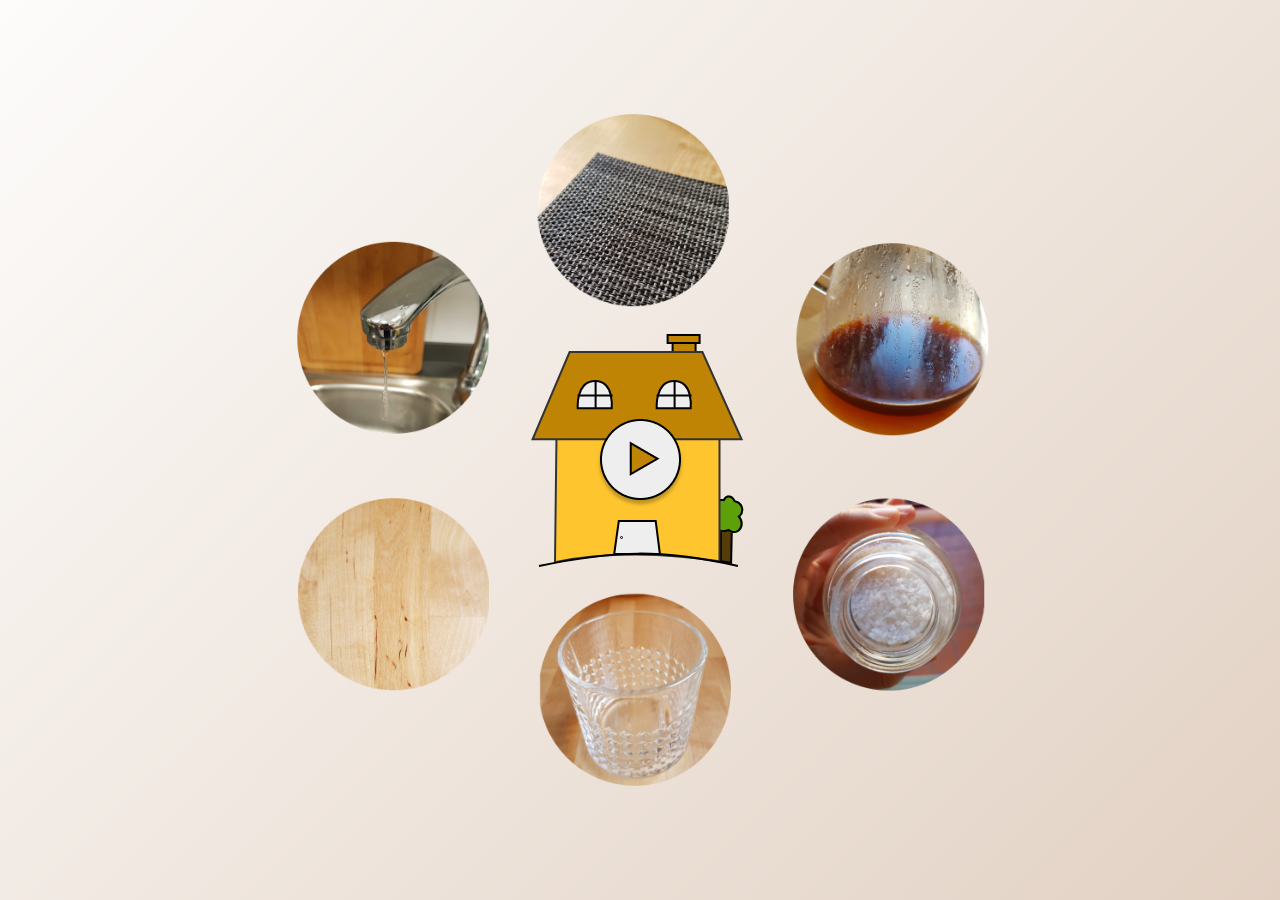
<file: index.html>
<!DOCTYPE html>
<html>
<head>
    <meta charset="utf-8" />
    <meta http-equiv="X-UA-Compatible" content="IE=edge">
    <title>My Home</title>
    <meta name="viewport" content="width=device-width, initial-scale=1">
    <link rel="stylesheet" type="text/css" media="screen" href="1click.css" />

</head>
<body>
    <div class="container"> 
       
        <div class='circle-container'>
            <a href='#' 
                onmouseover="document.getElementById('coffee').play()"; 
                class='coffee'><img src="img/coffee.png" alt="coffee">
            </a>
            <a href='#' 
                onmouseover="document.getElementById('salt').play()"; 
                class='salt'><img src="img/salt.png" alt="salt">
            </a>
            <a href='#' 
                onmouseover="document.getElementById('glass').play()"; 
                class='glass'><img src="img/glass.png" alt="glass">
            </a>
            <a href='#' 
                onmouseover="document.getElementById('table').play()"; 
                class='table'><img src="img/table.png" alt="table">
            </a>
            <a href='#' 
                onmouseover="document.getElementById('water').play()";            
                class='water'><img src="img/water.png" alt="water">
            </a>
            <a href='#' 
                onmouseover="document.getElementById('dining').play()"; 
                class='dining'><img src="img/dining.png" alt="dining">
            </a>
        </div>

        <div class="house"> 
            <svg width="219" height="233" fill="none" xmlns="http://www.w3.org/2000/svg"><path d="M189.8 196.4h11l-.7 32.4-10.3-1.6v-30.8z" fill="#563C06" stroke="#000" stroke-width="2"/><mask id="a" fill="#fff"><path fill-rule="evenodd" clip-rule="evenodd" d="M204.3 166.4a9.5 9.5 0 0 1 4.9 16.3 11 11 0 0 1 1.8 3.4c1.8 5.3-.6 10.8-5.3 12.4-2.8 1-5.8.3-8.2-1.6l-1.1.5c-6 2-12.4-.8-14.3-6.3-1.2-3.7-.1-7.6 2.6-10.5a10 10 0 0 1-2-3.4 9.3 9.3 0 0 1 5.5-11.9c1.4-.4 2.8-.5 4.1-.3a6 6 0 0 1 3.6-3.3c3.3-1.1 7 1 8.4 4.7z"/></mask><path fill-rule="evenodd" clip-rule="evenodd" d="M204.3 166.4a9.5 9.5 0 0 1 4.9 16.3 11 11 0 0 1 1.8 3.4c1.8 5.3-.6 10.8-5.3 12.4-2.8 1-5.8.3-8.2-1.6l-1.1.5c-6 2-12.4-.8-14.3-6.3-1.2-3.7-.1-7.6 2.6-10.5a10 10 0 0 1-2-3.4 9.3 9.3 0 0 1 5.5-11.9c1.4-.4 2.8-.5 4.1-.3a6 6 0 0 1 3.6-3.3c3.3-1.1 7 1 8.4 4.7z" fill="#5EA00A"/><path d="M204.3 166.4l-1.8.7.4 1 1.1.2.3-2zm4.9 16.3l-1.4-1.4-1.4 1.2 1.2 1.5 1.6-1.3zM197.5 197l1.2-1.5-.9-.8-1.1.5.8 1.8zm-12.8-16.3l1.4 1.4 1.3-1.3-1.2-1.4-1.5 1.3zm7.6-15.6l-.3 2 1.5.2.7-1.4-1.9-.8zm11.7 3.3c2.6.5 5 2.3 5.9 5l3.8-1.3c-1.4-4.1-5-7-9-7.6l-.7 4zm5.9 5c1 3 0 6-2 8l2.6 3c3.3-3 4.7-7.8 3.2-12.3l-3.8 1.3zm-2.3 10.7a9 9 0 0 1 1.5 2.8l3.8-1.3a13 13 0 0 0-2.2-4l-3 2.5zm1.5 2.8c1.5 4.3-.6 8.6-4 9.8l1.2 3.8c6-2 8.7-8.8 6.6-15l-3.8 1.4zm-4 9.8c-2.2.7-4.5.2-6.4-1.2l-2.4 3.1c2.8 2.2 6.5 3 10 1.9l-1.3-3.8zm-8.4-1.5l-1 .4 1.3 3.8 1.3-.5-1.6-3.7zm-1 .4c-5.1 1.7-10.3-.7-11.7-5l-3.8 1.3c2.3 6.7 9.9 9.8 16.8 7.5l-1.3-3.8zm-11.7-5c-1-3-.1-6.1 2.1-8.5l-2.9-2.7c-3.1 3.3-4.5 8-3 12.5l3.8-1.3zm2.2-11.2a7.9 7.9 0 0 1-1.6-2.7l-3.8 1.3c.5 1.5 1.3 3 2.4 4l3-2.6zm-1.6-2.7c-1.4-4 .6-8.2 4.2-9.4l-1.3-3.8c-5.8 2-8.7 8.5-6.7 14.5l3.8-1.3zm4.2-9.4c1-.3 2.2-.4 3.2-.2l.7-4c-1.7-.2-3.5-.1-5.2.4l1.3 3.8zm5.4-1.4a4 4 0 0 1 2.3-2.2l-1.2-3.8a8 8 0 0 0-4.8 4.4l3.7 1.6zm2.3-2.2c2.1-.7 4.8.5 6 3.5l3.7-1.5c-1.7-4.4-6.4-7.4-11-5.8l1.3 3.8z" fill="#000" mask="url(#a)"/><path fill="#C08404" stroke="#000" stroke-width="2" d="M141.6 9h23v9h-23zM136.6 1h32v8h-32z"/><path d="M24 228.2l1.5-126.7h163v125.8a593 593 0 0 0-83.5-6.8c-24.2 0-50.4 1-81 7.7z" fill="#FFC52F" stroke="#333" stroke-width="2"/><path d="M171.4 18l39.2 87.3H1.6L38.6 18h132.7z" fill="#C08404" stroke="#333" stroke-width="2"/><path d="M64.2 47c4.9 0 8.3 1.7 10.7 4.3 2.5 2.5 4 6 4.8 9.6a43.7 43.7 0 0 1 1 13.4h-34a35.5 35.5 0 0 1 0-3.6c0-2.7.4-6.3 1.4-9.8 1-3.6 2.6-7 5.1-9.6 2.5-2.6 6-4.3 11-4.3z" fill="#EFEEEE" stroke="#000" stroke-width="2"/><path stroke="#000" stroke-width="2" d="M64.6 47v28M46.6 61.5h35"/><path d="M143.2 47c4.9 0 8.3 1.7 10.7 4.3 2.5 2.5 4 6 4.8 9.6a43.7 43.7 0 0 1 1 13.4h-34a73.3 73.3 0 0 1 0-3.6c0-2.7.4-6.3 1.4-9.8 1-3.6 2.6-7 5.1-9.6 2.5-2.6 6-4.3 11-4.3z" fill="#EFEEEE" stroke="#000" stroke-width="2"/><path stroke="#000" stroke-width="2" d="M143.6 47v28M125.6 61.5h35"/><path d="M83.2 220l4.6-33h36.9l4.2 33H83.2z" fill="#EFEEEE" stroke="#000" stroke-width="2"/><circle cx="90.5" cy="203.5" r="1" stroke="#000"/><path d="M8 232c77.8-16 121.4-17 199 0" stroke="#000" stroke-width="2"/>
            </svg>
    
            <button
                id="play" onclick="togglePlay('play')" 
                class="play_button" id="play_button"> 
            </button>

            <button id="pause" class="pause_button" onclick="togglePlay('pause')" style="display:none">
            </button>
        </div>
       
        <audio id='coffee' src="audio/new/coffee.mp3"> </audio>
        <audio id='salt' src="audio/new/salt.mp3"> </audio>
        <audio id='glass' src="audio/new/glass.mp3"> </audio>
        <audio id='table' src="audio/new/table.mp3"> </audio>
        <audio id='water' src="audio/new/water.mp3"> </audio>
        <audio id='dining' src="audio/new/dining.mp3"> </audio>
        <audio id='sofa' src="audio/new/sofa.mp3"> </audio>
        
    </div>
    <script src="1click.js"></script>
</body>
</html>
</file>
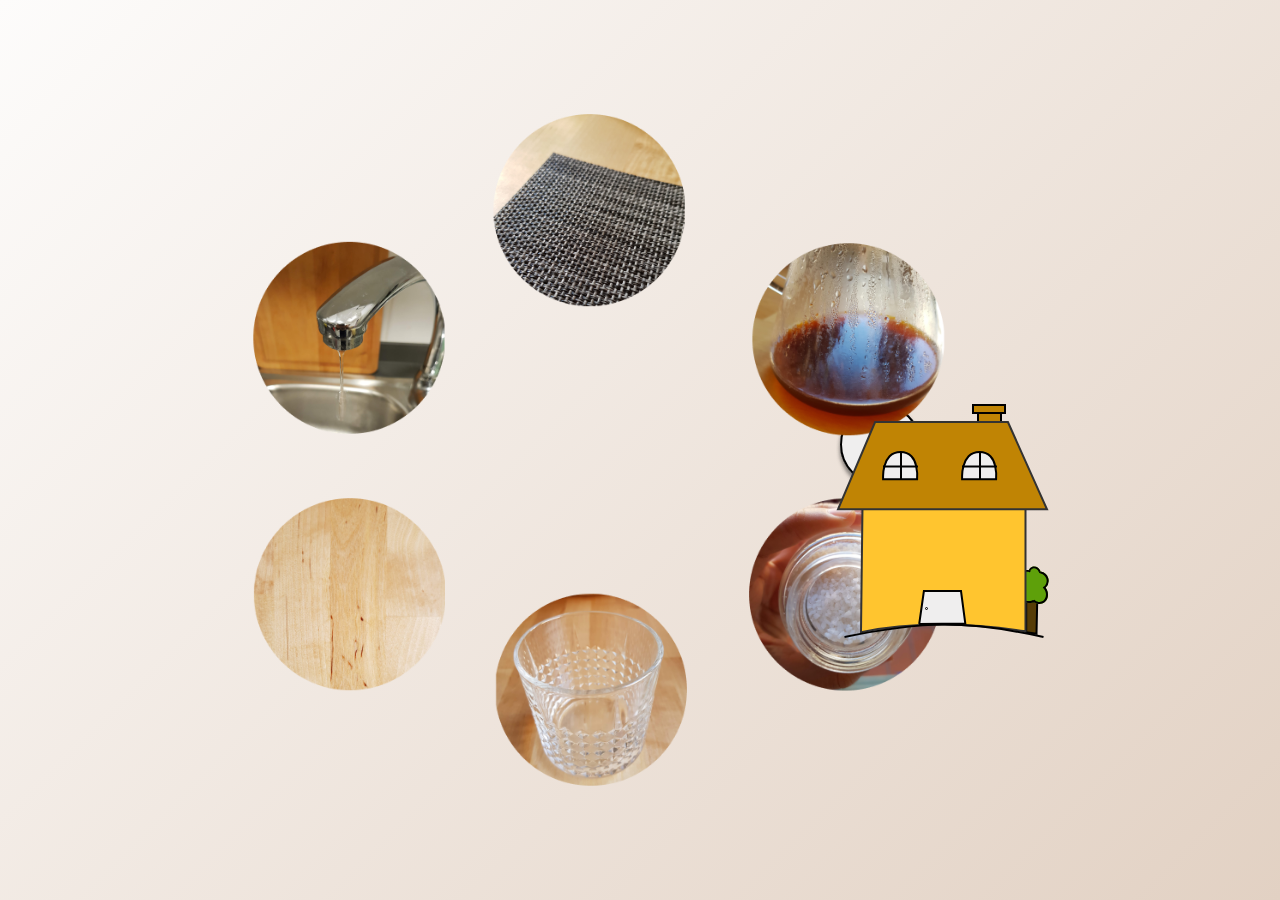
<file: 1click.html>
<!DOCTYPE html>
<html>
<head>
    <meta charset="utf-8" />
    <meta http-equiv="X-UA-Compatible" content="IE=edge">
    <title>My Home</title>
    <meta name="viewport" content="width=device-width, initial-scale=1">
    <link rel="stylesheet" type="text/css" media="screen" href="1click.css" />
    <script src="1click.js"></script>
</head>
<body>
    <div class="container"> 
       
        <div class='circle-container'>
            <a href='#' 
                onmouseover="document.getElementById('coffee').play()"; 
                onmouseout="document.getElementById('coffee').pause(); 
                document.getElementById('coffee').currentTime = 0;" 
                class='coffee'><img src="img/coffee.png" alt="coffee">
            </a>
            <a href='#' 
                onmouseover="document.getElementById('salt').play()"; 
                onmouseout="document.getElementById('salt').pause(); 
                document.getElementById('salt').currentTime = 0;" 
                class='salt'><img src="img/salt.png" alt="salt">
            </a>
            <a href='#' 
                onmouseover="document.getElementById('glass').play()"; 
                onmouseout="document.getElementById('glass').pause(); 
                document.getElementById('glass').currentTime = 0;" 
                class='glass'><img src="img/glass.png" alt="glass">
            </a>
            <a href='#' 
                onmouseover="document.getElementById('table').play()"; 
                onmouseout="document.getElementById('table').pause(); 
                document.getElementById('coffee').currentTime = 0;" 
                class='table'><img src="img/table.png" alt="table">
            </a>
            <a href='#' 
                onmouseover="document.getElementById('water').play()"; 
                onmouseout="document.getElementById('water').pause(); 
                document.getElementById('water').currentTime = 0;"            
                class='water'><img src="img/water.png" alt="water">
            </a>
            <a href='#' 
                onmouseover="document.getElementById('dining').play()"; 
                onmouseout="document.getElementById('dining').pause(); 
                document.getElementById('dining').currentTime = 0;" 
                class='dining'><img src="img/dining.png" alt="dining">
            </a>
        </div>

        <div class="play_icon"> 
                <svg class="house"  
                width="220" height="234" fill="none" xmlns="http://www.w3.org/2000/svg"><path d="M190.2 197.4h11l-.7 32.4-10.3-1.6v-30.8z" fill="#563C06" stroke="#000" stroke-width="2"/><mask id="a" fill="#fff"><path fill-rule="evenodd" -rule="evenodd" d="M204.7 167.4a9.5 9.5 0 0 1 4.9 16.3 11 11 0 0 1 1.8 3.4c1.8 5.3-.6 10.8-5.3 12.4-2.8 1-5.8.3-8.2-1.6l-1.1.5c-6 2-12.4-.8-14.3-6.3-1.2-3.7-.1-7.6 2.6-10.5-.9-1-1.6-2-2-3.4a9.3 9.3 0 0 1 5.5-11.9c1.4-.4 2.8-.5 4.2-.3a6 6 0 0 1 3.5-3.3c3.3-1.1 7 1 8.4 4.7z"/></mask><path fill-rule="evenodd" -rule="evenodd" d="M204.7 167.4a9.5 9.5 0 0 1 4.9 16.3 11 11 0 0 1 1.8 3.4c1.8 5.3-.6 10.8-5.3 12.4-2.8 1-5.8.3-8.2-1.6l-1.1.5c-6 2-12.4-.8-14.3-6.3-1.2-3.7-.1-7.6 2.6-10.5-.9-1-1.6-2-2-3.4a9.3 9.3 0 0 1 5.5-11.9c1.4-.4 2.8-.5 4.2-.3a6 6 0 0 1 3.5-3.3c3.3-1.1 7 1 8.4 4.7z" fill="#5EA00A"/><path d="M204.7 167.4l-1.8.7.4 1 1.1.2.3-2zm4.9 16.3l-1.4-1.4-1.4 1.2 1.2 1.5 1.6-1.3zM197.9 198l1.3-1.5-1-.8-1 .5.7 1.8zm-12.8-16.3l1.4 1.4 1.3-1.3-1.2-1.4-1.5 1.3zm7.7-15.6l-.4 2 1.6.2.6-1.4-1.8-.8zm11.6 3.3c2.7.5 5 2.3 5.9 5l3.8-1.3c-1.4-4.1-5-7-9-7.6l-.7 4zm5.9 5c1 3 0 6-2 8l2.6 3c3.3-3 4.7-7.8 3.2-12.3l-3.8 1.3zM208 185a9 9 0 0 1 1.5 2.8l3.8-1.3a13 13 0 0 0-2.2-4l-3 2.5zm1.5 2.8c1.5 4.3-.6 8.6-4 9.8l1.2 3.8c6-2 8.7-8.8 6.6-15l-3.8 1.4zm-4 9.8c-2.1.7-4.5.2-6.3-1.2l-2.5 3.1c2.8 2.2 6.5 3 10 1.9l-1.2-3.8zM197 196l-1 .4 1.3 3.8 1.4-.5-1.7-3.7zm-1 .4c-5.1 1.7-10.2-.7-11.7-5l-3.8 1.3c2.3 6.7 9.9 9.8 16.8 7.5l-1.3-3.8zm-11.7-5c-1-3-.1-6.1 2.1-8.5l-2.9-2.7c-3.1 3.3-4.5 8-3 12.5l3.8-1.3zm2.2-11.2a8 8 0 0 1-1.6-2.7l-3.8 1.3a12 12 0 0 0 2.4 4l3-2.6zm-1.6-2.7c-1.4-4 .7-8.2 4.2-9.4l-1.3-3.8c-5.8 2-8.7 8.5-6.7 14.5l3.8-1.3zm4.2-9.4c1-.3 2.2-.4 3.2-.2l.7-4c-1.7-.2-3.4-.1-5.2.4l1.3 3.8zm5.4-1.4a4 4 0 0 1 2.4-2.2l-1.3-3.8a8 8 0 0 0-4.8 4.4l3.7 1.6zm2.4-2.2c2-.7 4.7.5 5.9 3.5l3.7-1.5c-1.7-4.4-6.4-7.4-11-5.8l1.4 3.8z" fill="#000" mask="url(#a)"/><path fill="#C08404" stroke="#000" stroke-width="2" d="M142 9h23v9h-23zM137 1h32v8h-32z"/><path d="M25 228.2l1.5-126.7h163v125.8a593 593 0 0 0-83.5-6.8c-24.2 0-50.4 1-81 7.7z" fill="#FFC52F" stroke="#333" stroke-width="2"/><path d="M171.9 18l39.1 87.3H2L39.1 18h132.7z" fill="#C08404" stroke="#333" stroke-width="2"/><path d="M64.6 48c5 0 8.3 1.7 10.8 4.3 2.4 2.5 3.9 6 4.7 9.6a43.7 43.7 0 0 1 1 13.4h-34a35.5 35.5 0 0 1 0-3.6c0-2.7.4-6.3 1.4-9.8 1-3.6 2.6-7 5.1-9.6 2.5-2.6 6-4.3 11-4.3z" fill="#EFEEEE" stroke="#000" stroke-width="2"/><path stroke="#000" stroke-width="2" d="M65 48v28M47 62.5h35"/><path d="M143.6 48c5 0 8.3 1.7 10.8 4.3 2.4 2.5 3.9 6 4.7 9.6a43.7 43.7 0 0 1 1 13.4h-34a73.3 73.3 0 0 1 0-3.6c0-2.7.4-6.3 1.4-9.8 1-3.6 2.6-7 5.1-9.6 2.5-2.6 6-4.3 11-4.3z" fill="#EFEEEE" stroke="#000" stroke-width="2"/><path stroke="#000" stroke-width="2" d="M144 48v28M126 62.5h35"/><path d="M83.2 220l4.7-33H125l4.3 32.5-46.2.5z" fill="#EFEEEE" stroke="#000" stroke-width="2"/><circle cx="90.5" cy="204.5" r="1" stroke="#000"/><path d="M8.5 233c77.7-16 121.3-17 199 0" stroke="#000" stroke-width="2"/>
                </svg>
    
                <svg 
                    onclick="document.getElementById('1click').play()"; 
                    class="play_button" width="89" height="89" viewBox="0 0 89 89" fill="none" xmlns="http://www.w3.org/2000/svg"><g filter="url(#filter0_d)"><circle cx="44.5" cy="40.5" r="40.5" fill="#EFEEEE"/><circle cx="44.5" cy="40.5" r="39.5" stroke="black" stroke-width="2"/></g><path d="M34.755 24.2264L61.5101 39.6735L34.755 55.1205L34.755 24.2264Z" fill="#C08404" stroke="black" stroke-width="2"/><defs><filter id="filter0_d" x="0" y="0" width="89" height="89" filterUnits="userSpaceOnUse" color-interpolation-filters="sRGB"><feFlood flood-opacity="0" result="BackgroundImageFix"/><feColorMatrix in="SourceAlpha" type="matrix" values="0 0 0 0 0 0 0 0 0 0 0 0 0 0 0 0 0 0 127 0"/>
                    <feOffset dy="4"/>
                    <feGaussianBlur stdDeviation="2"/>
                    <feColorMatrix type="matrix" values="0 0 0 0 0 0 0 0 0 0 0 0 0 0 0 0 0 0 0.25 0"/>
                    <feBlend mode="normal" in2="BackgroundImageFix" result="effect1_dropShadow"/>
                    <feBlend mode="normal" in="SourceGraphic" in2="effect1_dropShadow" result="shape"/>
                    </filter>
                    </defs>
                </svg>
        </div>
       
        <audio id='coffee' src="audio/coffee.mp3"> </audio>
        <audio id='salt' src="audio/salt.m4a"> </audio>
        <audio id='glass' src="audio/glass.m4a"> </audio>
        <audio id='table' src="audio/table.m4a"> </audio>
        <audio id='water' src="audio/water.m4a"> </audio>
        <audio id='dining' src="audio/dining.m4a"> </audio>
        <audio id='1click' src="audio/1click.mp3"> </audio>
        
    </div>
</body>
</html>
</file>
<file: 1click.css>
body {
    background-image: linear-gradient(135deg, #fdfcfb 0%, #e2d1c3 100%);
    margin: 0;
}

.container {
    display: flex;
    justify-content: center;
    align-items: center;
    width: 100%;
    height: 100vh;
}

.house {
    position: absolute;
    display: flex;
    justify-content: center;
    align-items: center;
    flex-direction: column;
}

.house button {
    position: absolute;
    transition: all 0.3s ease-in-out;
    border: none;
    background-position: center;
    width: 50%;
    height: 50%;
    padding: 0;
    outline: inherit;
    background-position-y: bottom;
}

.house button:hover {
    cursor: pointer;
    transform: scale(1.05);
}

.play_button {
    background: url(img/play.png) no-repeat;
}

.pause_button {
    background: url(img/pause.png) no-repeat;
}

.circle-container {
    position: relative;
    width: 30em;
    height: 30em;
}

.circle-container a {
    display: block;
    position: absolute;
    top: 50%; left: 50%;
    width: 12em; height: 12em;
    margin-top: -4em;
    margin-left: -7em;
}
.circle-container img { 
    display: block; 
    width: 100%; 
    transition: all 0.3s ease-in-out;
}
.coffee { transform: rotate(-28deg) translate(19em) rotate(28deg); } 
.salt { transform: rotate(23deg) translate(18em) rotate(-23deg); }
.glass { transform: rotate(87deg) translate(13em) rotate(-87deg); }
.table { transform: rotate(154deg) translate(16em) rotate(-154deg);}
.water { transform: rotate(212deg) translate(17em) rotate(-212deg); }
.dining { transform: rotate(272deg) translate(17em) rotate(-272deg); }

.circle-container img:hover {
    transform: scale(1.05)
}
</file>
